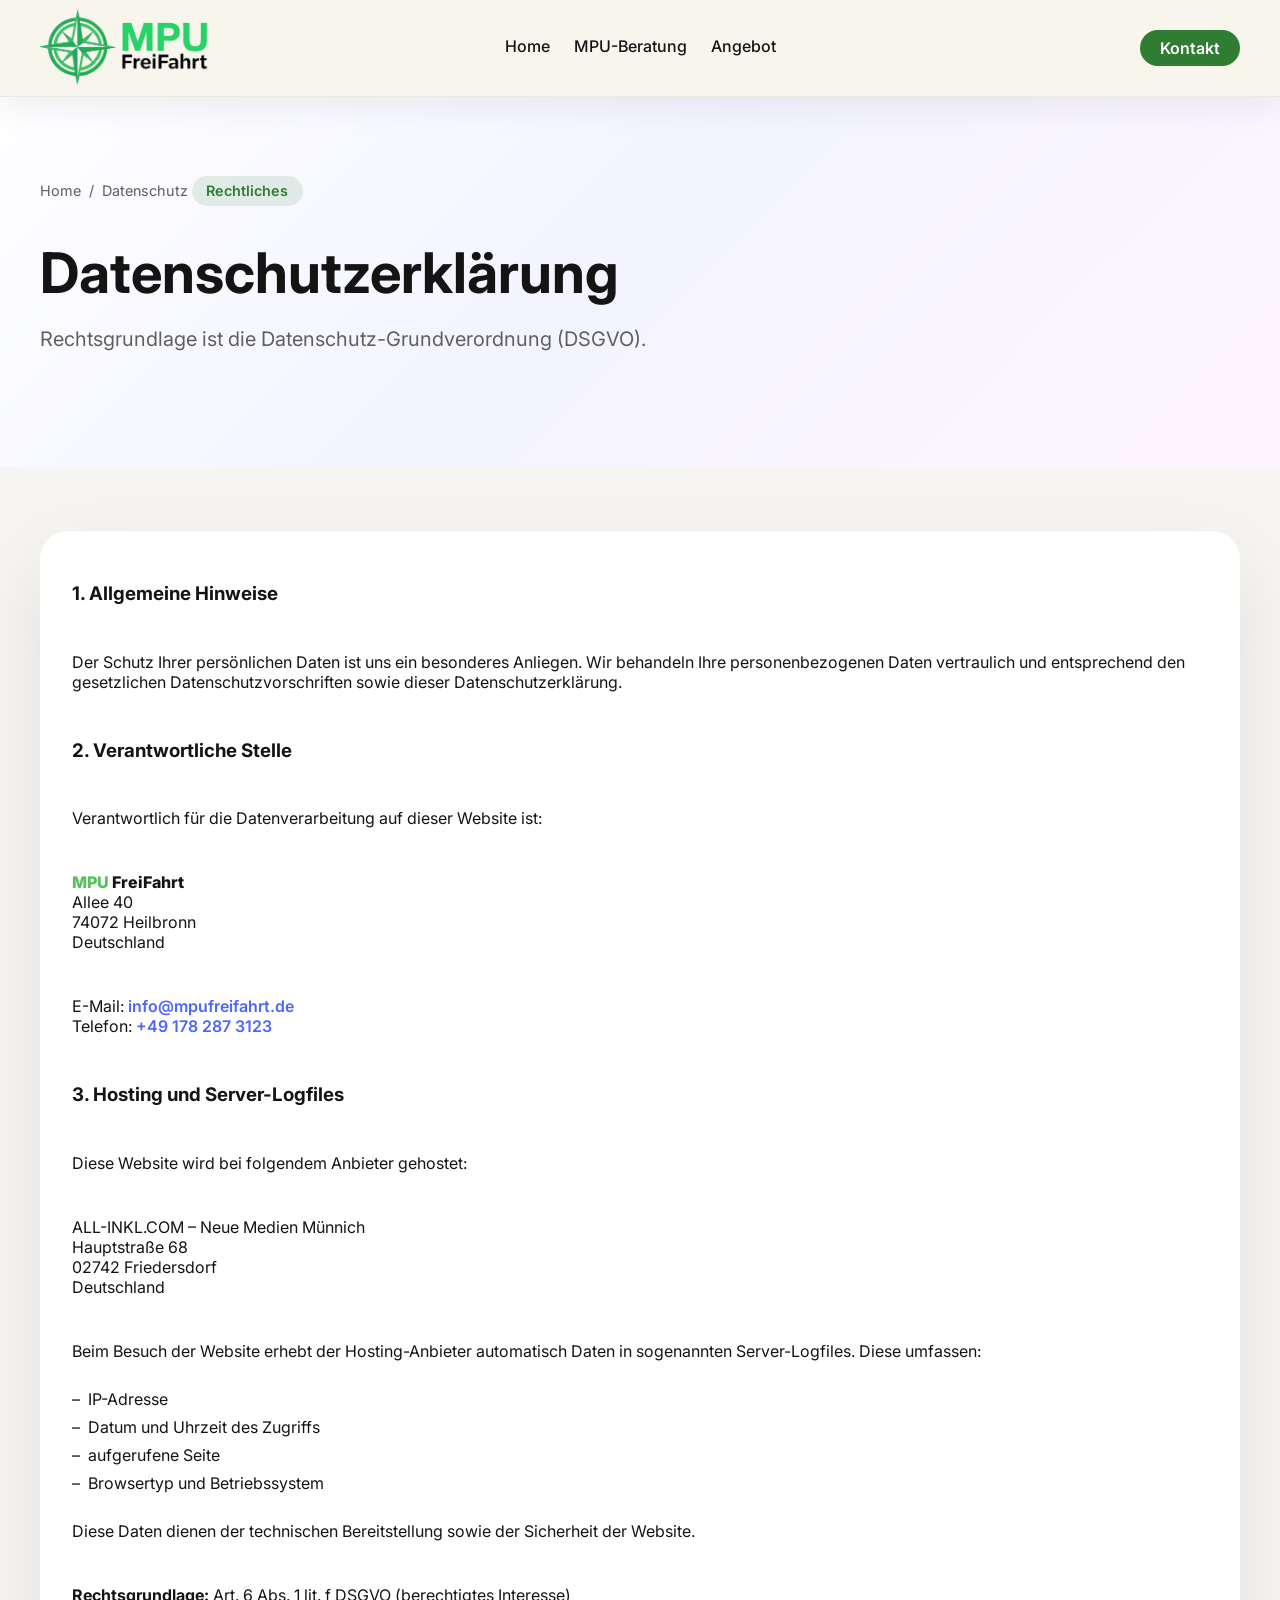
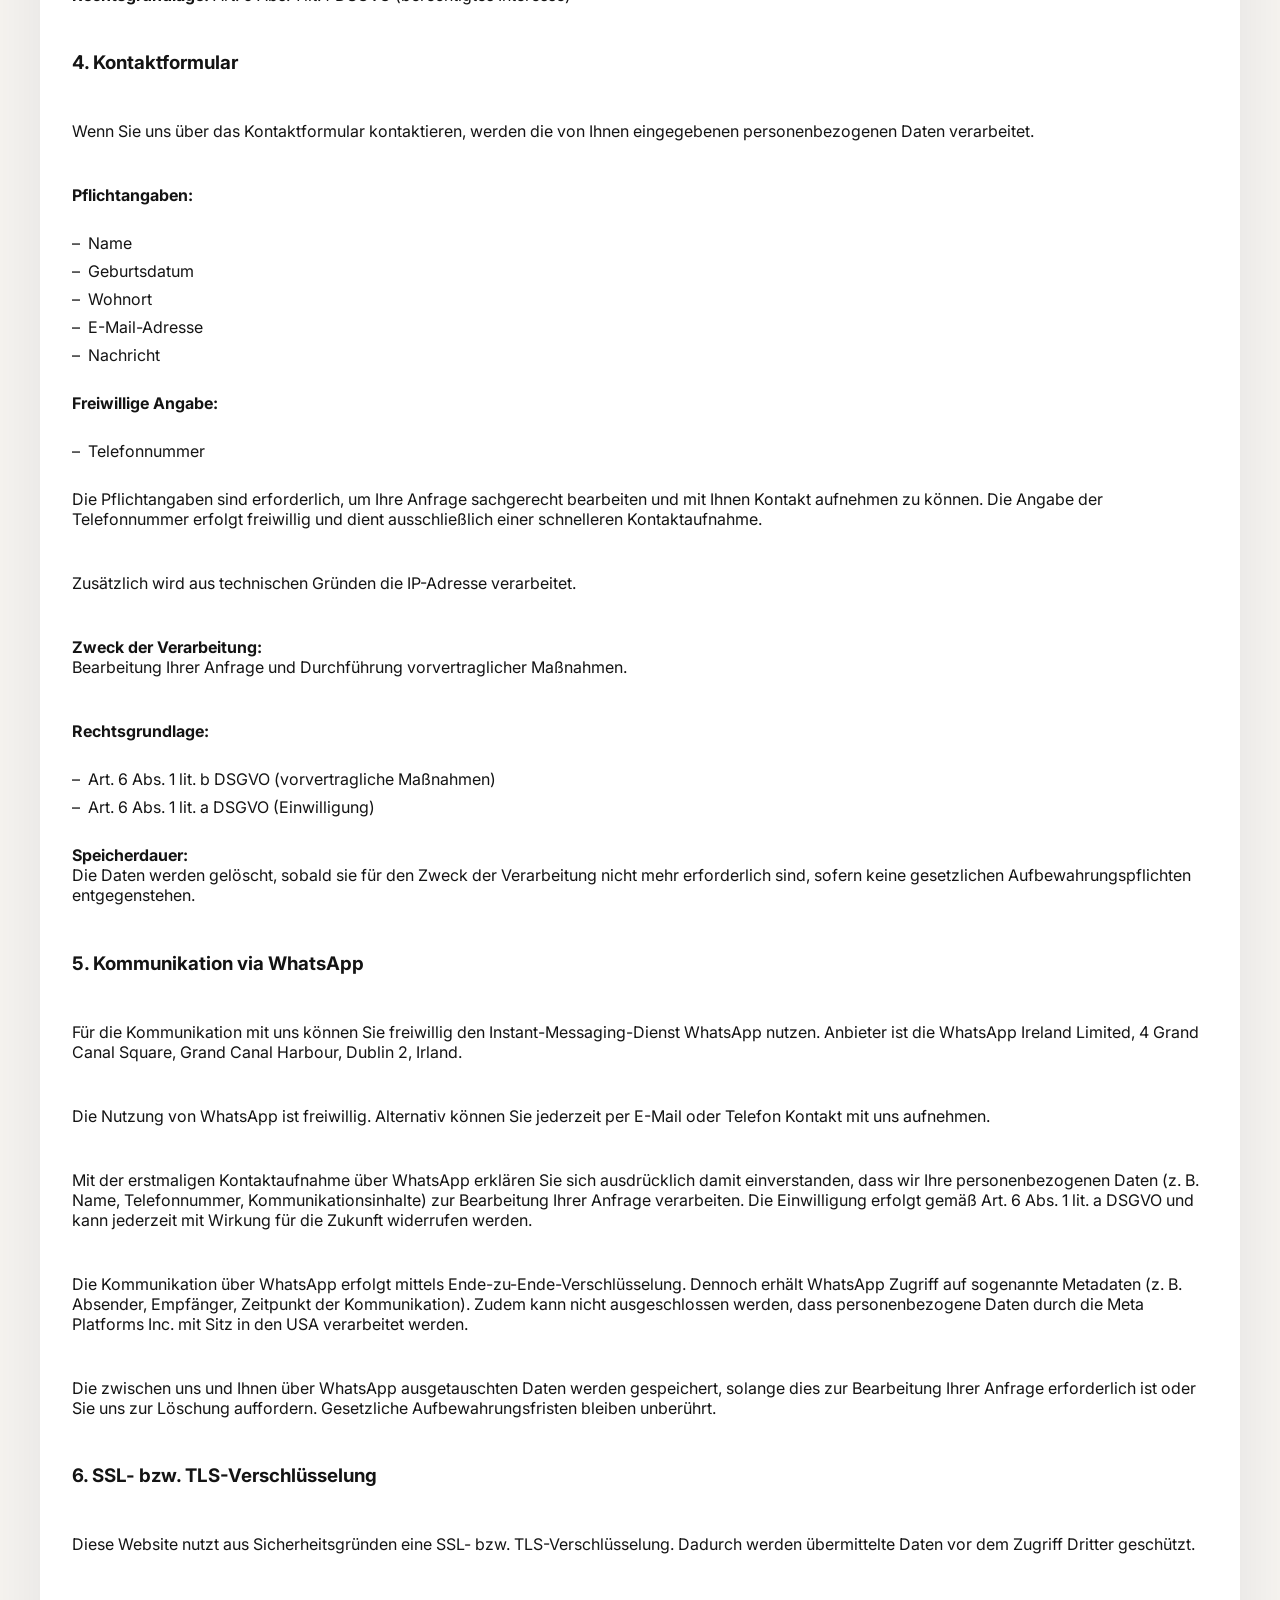
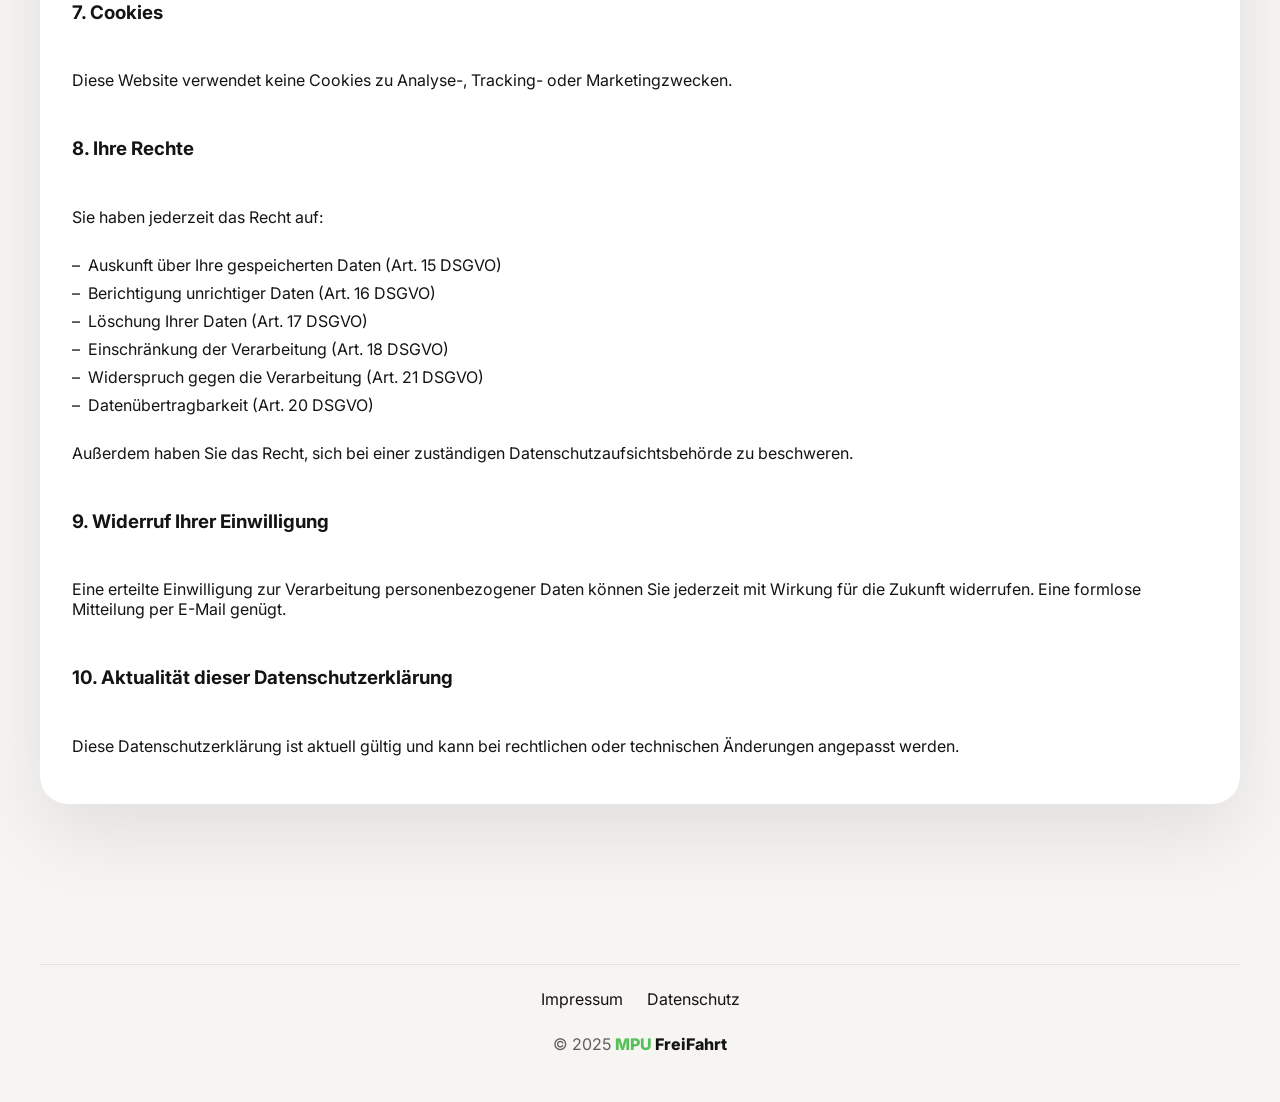
<file: datenschutz.html>
<!DOCTYPE html>
<html lang="de">
<head>
  <meta charset="utf-8" />
  <meta name="viewport" content="width=device-width, initial-scale=1" />
  <title>Datenschutz - MPU FreiFahrt GmbH</title>
  <link rel="preconnect" href="https://fonts.googleapis.com" />
  <link rel="preconnect" href="https://fonts.gstatic.com" crossorigin />
  <link href="https://fonts.googleapis.com/css2?family=Inter:wght@300;400;500;600&family=Host+Grotesk:wght@300;400;500&display=swap" rel="stylesheet" />
  <link rel="stylesheet" href="styles.css" />
</head>
<body class="datenschutz-page">
  <div class="page-wrapper">
    <header class="navbar" data-scroll-lock>
      <div class="container nav-container">
        <a class="logo" href="index.html#hero">
          <img src="assets/logo.png" alt="MPU FreiFahrt Logo" />
        </a>
        <nav class="nav-links" id="main-navigation" aria-label="Hauptnavigation">
          <a href="index.html#hero">Home</a>
          <a href="index.html#mpu-beratung">MPU-Beratung</a>
          <a href="index.html#services">Angebot</a>
          <a class="nav-contact" href="kontakt.html">Kontakt</a>
        </nav>
        <div class="nav-actions">
          <a class="btn btn-primary btn-sm" href="kontakt.html">Kontakt</a>
          <button class="nav-toggle" id="nav-toggle" aria-expanded="false" aria-controls="main-navigation">
            <span></span><span></span><span></span>
            <span class="sr-only">Menü öffnen</span>
          </button>
        </div>
      </div>
    </header>

    <main>
      <section class="service-hero">
        <div class="container">
          <div>
            <nav class="breadcrumb" aria-label="Breadcrumb">
              <a href="index.html#hero">Home</a>
              <span>/</span>
              <span>Datenschutz</span>
            </nav>
            <span class="tag">Rechtliches</span>
            <h1>Datenschutzerklärung</h1>
            <p class="lead">Rechtsgrundlage ist die Datenschutz-Grundverordnung (DSGVO).</p>
          </div>
        </div>
      </section>

      <section class="service-content">
        <div class="container">
          <article class="info-card">
            <h3>1. Allgemeine Hinweise</h3>
            <p>Der Schutz Ihrer persönlichen Daten ist uns ein besonderes Anliegen. Wir behandeln Ihre personenbezogenen Daten vertraulich und entsprechend den gesetzlichen Datenschutzvorschriften sowie dieser Datenschutzerklärung.</p>

            <h3>2. Verantwortliche Stelle</h3>
            <p>Verantwortlich für die Datenverarbeitung auf dieser Website ist:</p>
            <p>
              <span class="brand-mark"><span class="brand-green">MPU</span> <span class="brand-black">FreiFahrt</span></span><br />
              Allee 40<br />
              74072 Heilbronn<br />
              Deutschland
            </p>
            <p>
              E-Mail: <a class="link-blue" href="mailto:info@mpufreifahrt.de">info@mpufreifahrt.de</a><br />
              Telefon: <a class="link-blue" href="tel:+491782873123">+49 178 287 3123</a>
            </p>

            <h3>3. Hosting und Server-Logfiles</h3>
            <p>Diese Website wird bei folgendem Anbieter gehostet:</p>
            <p>
              ALL-INKL.COM – Neue Medien Münnich<br />
              Hauptstraße 68<br />
              02742 Friedersdorf<br />
              Deutschland
            </p>
            <p>Beim Besuch der Website erhebt der Hosting-Anbieter automatisch Daten in sogenannten Server-Logfiles. Diese umfassen:</p>
            <ul class="checklist">
              <li>IP-Adresse</li>
              <li>Datum und Uhrzeit des Zugriffs</li>
              <li>aufgerufene Seite</li>
              <li>Browsertyp und Betriebssystem</li>
            </ul>
            <p>Diese Daten dienen der technischen Bereitstellung sowie der Sicherheit der Website.</p>
            <p><strong>Rechtsgrundlage:</strong> Art. 6 Abs. 1 lit. f DSGVO (berechtigtes Interesse)</p>

            <h3>4. Kontaktformular</h3>
            <p>Wenn Sie uns über das Kontaktformular kontaktieren, werden die von Ihnen eingegebenen personenbezogenen Daten verarbeitet.</p>

            <p><strong>Pflichtangaben:</strong></p>
            <ul class="checklist">
              <li>Name</li>
              <li>Geburtsdatum</li>
              <li>Wohnort</li>
              <li>E-Mail-Adresse</li>
              <li>Nachricht</li>
            </ul>

            <p><strong>Freiwillige Angabe:</strong></p>
            <ul class="checklist">
              <li>Telefonnummer</li>
            </ul>

            <p>Die Pflichtangaben sind erforderlich, um Ihre Anfrage sachgerecht bearbeiten und mit Ihnen Kontakt aufnehmen zu können. Die Angabe der Telefonnummer erfolgt freiwillig und dient ausschließlich einer schnelleren Kontaktaufnahme.</p>
            <p>Zusätzlich wird aus technischen Gründen die IP-Adresse verarbeitet.</p>

            <p><strong>Zweck der Verarbeitung:</strong><br />Bearbeitung Ihrer Anfrage und Durchführung vorvertraglicher Maßnahmen.</p>

            <p><strong>Rechtsgrundlage:</strong></p>
            <ul class="checklist">
              <li>Art. 6 Abs. 1 lit. b DSGVO (vorvertragliche Maßnahmen)</li>
              <li>Art. 6 Abs. 1 lit. a DSGVO (Einwilligung)</li>
            </ul>

            <p><strong>Speicherdauer:</strong><br />Die Daten werden gelöscht, sobald sie für den Zweck der Verarbeitung nicht mehr erforderlich sind, sofern keine gesetzlichen Aufbewahrungspflichten entgegenstehen.</p>

            <h3>5. Kommunikation via WhatsApp</h3>
            <p>Für die Kommunikation mit uns können Sie freiwillig den Instant-Messaging-Dienst WhatsApp nutzen. Anbieter ist die WhatsApp Ireland Limited, 4 Grand Canal Square, Grand Canal Harbour, Dublin 2, Irland.</p>
            <p>Die Nutzung von WhatsApp ist freiwillig. Alternativ können Sie jederzeit per E-Mail oder Telefon Kontakt mit uns aufnehmen.</p>
            <p>Mit der erstmaligen Kontaktaufnahme über WhatsApp erklären Sie sich ausdrücklich damit einverstanden, dass wir Ihre personenbezogenen Daten (z.&nbsp;B. Name, Telefonnummer, Kommunikationsinhalte) zur Bearbeitung Ihrer Anfrage verarbeiten. Die Einwilligung erfolgt gemäß Art. 6 Abs. 1 lit. a DSGVO und kann jederzeit mit Wirkung für die Zukunft widerrufen werden.</p>
            <p>Die Kommunikation über WhatsApp erfolgt mittels Ende-zu-Ende-Verschlüsselung. Dennoch erhält WhatsApp Zugriff auf sogenannte Metadaten (z.&nbsp;B. Absender, Empfänger, Zeitpunkt der Kommunikation). Zudem kann nicht ausgeschlossen werden, dass personenbezogene Daten durch die Meta Platforms Inc. mit Sitz in den USA verarbeitet werden.</p>
            <p>Die zwischen uns und Ihnen über WhatsApp ausgetauschten Daten werden gespeichert, solange dies zur Bearbeitung Ihrer Anfrage erforderlich ist oder Sie uns zur Löschung auffordern. Gesetzliche Aufbewahrungsfristen bleiben unberührt.</p>

            <h3>6. SSL- bzw. TLS-Verschlüsselung</h3>
            <p>Diese Website nutzt aus Sicherheitsgründen eine SSL- bzw. TLS-Verschlüsselung. Dadurch werden übermittelte Daten vor dem Zugriff Dritter geschützt.</p>

            <h3>7. Cookies</h3>
            <p>Diese Website verwendet keine Cookies zu Analyse-, Tracking- oder Marketingzwecken.</p>

            <h3>8. Ihre Rechte</h3>
            <p>Sie haben jederzeit das Recht auf:</p>
            <ul class="checklist">
              <li>Auskunft über Ihre gespeicherten Daten (Art. 15 DSGVO)</li>
              <li>Berichtigung unrichtiger Daten (Art. 16 DSGVO)</li>
              <li>Löschung Ihrer Daten (Art. 17 DSGVO)</li>
              <li>Einschränkung der Verarbeitung (Art. 18 DSGVO)</li>
              <li>Widerspruch gegen die Verarbeitung (Art. 21 DSGVO)</li>
              <li>Datenübertragbarkeit (Art. 20 DSGVO)</li>
            </ul>
            <p>Außerdem haben Sie das Recht, sich bei einer zuständigen Datenschutzaufsichtsbehörde zu beschweren.</p>

            <h3>9. Widerruf Ihrer Einwilligung</h3>
            <p>Eine erteilte Einwilligung zur Verarbeitung personenbezogener Daten können Sie jederzeit mit Wirkung für die Zukunft widerrufen. Eine formlose Mitteilung per E-Mail genügt.</p>

            <h3>10. Aktualität dieser Datenschutzerklärung</h3>
            <p>Diese Datenschutzerklärung ist aktuell gültig und kann bei rechtlichen oder technischen Änderungen angepasst werden.</p>
          </article>
        </div>
      </section>
    </main>

    <footer class="footer" id="footer">
      <div class="container footer-bottom">
        <nav class="footer-legal" aria-label="Rechtliches">
          <a href="impressum.html">Impressum</a>
          <a href="datenschutz.html">Datenschutz</a>
        </nav>
        <p>© 2025 <span class="brand-mark"><span class="brand-green">MPU</span> <span class="brand-black">FreiFahrt</span></span></p>
      </div>
    </footer>
  </div>
  <script src="script.js" defer></script>
</body>
</html>
</file>
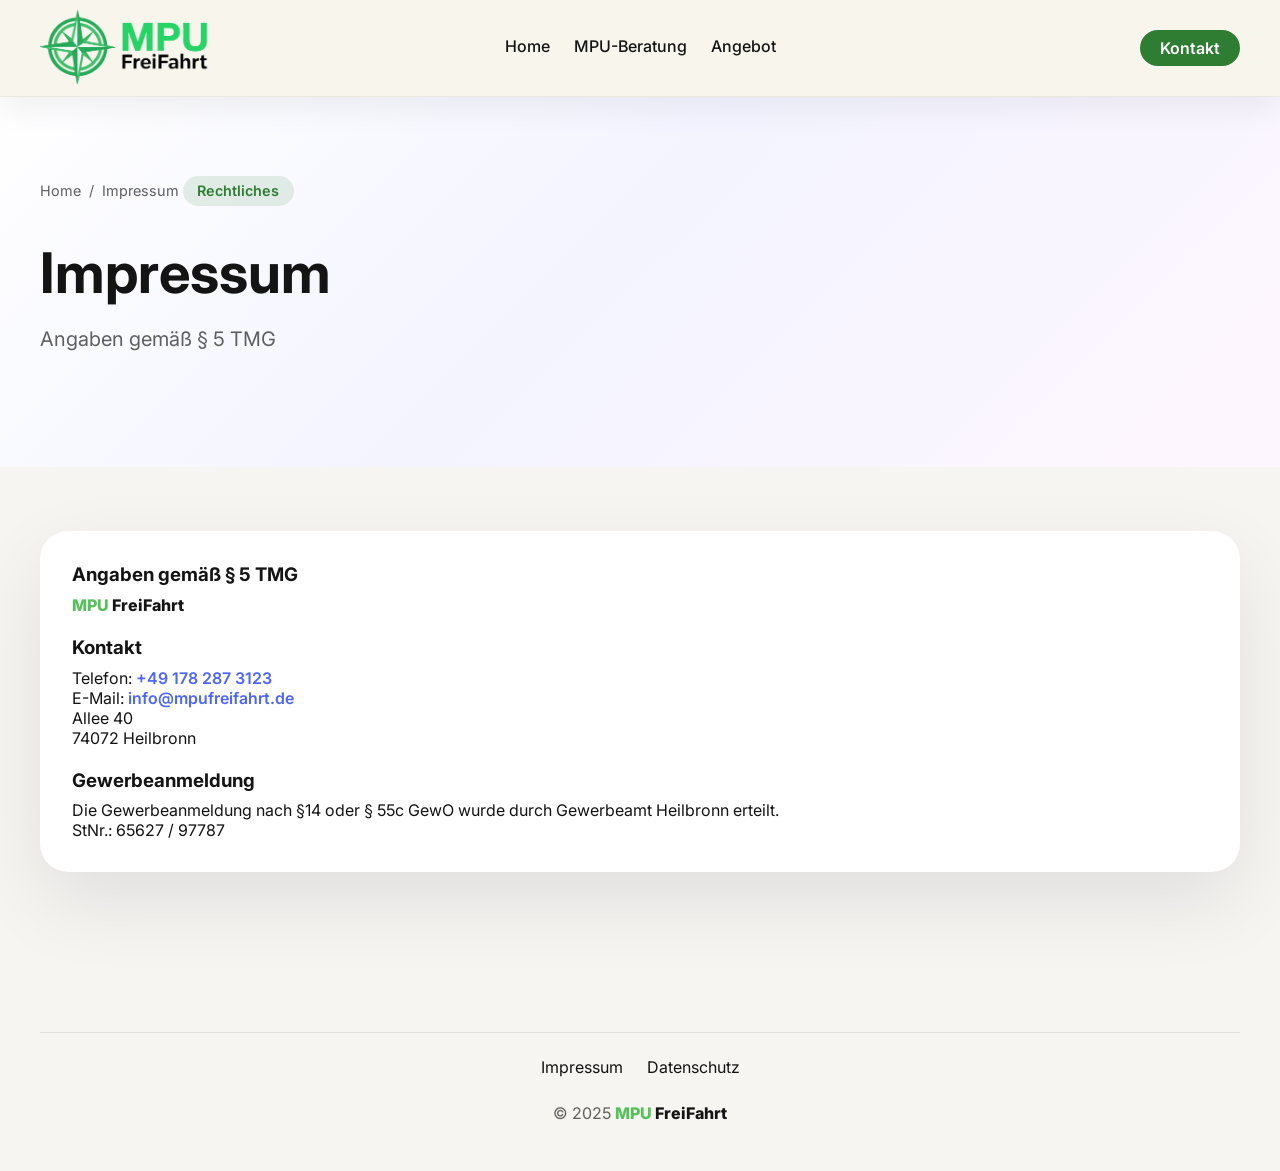
<file: impressum.html>
<!DOCTYPE html>
<html lang="de">
<head>
  <meta charset="utf-8" />
  <meta name="viewport" content="width=device-width, initial-scale=1" />
  <title>Impressum - MPU FreiFahrt GmbH</title>
  <link rel="preconnect" href="https://fonts.googleapis.com" />
  <link rel="preconnect" href="https://fonts.gstatic.com" crossorigin />
  <link href="https://fonts.googleapis.com/css2?family=Inter:wght@300;400;500;600&family=Host+Grotesk:wght@300;400;500&display=swap" rel="stylesheet" />
  <link rel="stylesheet" href="styles.css" />
</head>
<body class="impressum-page">
  <div class="page-wrapper">
    <header class="navbar" data-scroll-lock>
      <div class="container nav-container">
        <a class="logo" href="index.html#hero">
          <img src="assets/logo.png" alt="MPU FreiFahrt Logo" />
        </a>
        <nav class="nav-links" id="main-navigation" aria-label="Hauptnavigation">
          <a href="index.html#hero">Home</a>
          <a href="index.html#mpu-beratung">MPU-Beratung</a>
          <a href="index.html#services">Angebot</a>
          <a class="nav-contact" href="kontakt.html">Kontakt</a>
        </nav>
        <div class="nav-actions">
          <a class="btn btn-primary btn-sm" href="kontakt.html">Kontakt</a>
          <button class="nav-toggle" id="nav-toggle" aria-expanded="false" aria-controls="main-navigation">
            <span></span><span></span><span></span>
            <span class="sr-only">Menü öffnen</span>
          </button>
        </div>
      </div>
    </header>

    <main>
      <section class="service-hero">
        <div class="container">
          <div>
            <nav class="breadcrumb" aria-label="Breadcrumb">
              <a href="index.html#hero">Home</a>
              <span>/</span>
              <span>Impressum</span>
            </nav>
            <span class="tag">Rechtliches</span>
            <h1>Impressum</h1>
            <p class="lead">Angaben gemäß § 5 TMG</p>
          </div>
        </div>
      </section>

      <section class="service-content">
        <div class="container">
          <article class="info-card">
            <h3>Angaben gemäß § 5 TMG</h3>
            <p><span class="brand-mark"><span class="brand-green">MPU</span> <span class="brand-black">FreiFahrt</span></span></p>

            <h3>Kontakt</h3>
            <p>Telefon: <a class="link-blue" href="tel:+491782873123">+49 178 287 3123</a><br />E-Mail: <a class="link-blue" href="mailto:info@mpufreifahrt.de">info@mpufreifahrt.de</a><br />Allee 40<br />74072 Heilbronn</p>

            <h3>Gewerbeanmeldung</h3>
            <p>Die Gewerbeanmeldung nach §14 oder § 55c GewO wurde durch Gewerbeamt Heilbronn erteilt.<br />StNr.: 65627 / 97787</p>
          </article>
        </div>
      </section>
    </main>

    <footer class="footer" id="footer">
      <div class="container footer-bottom">
        <nav class="footer-legal" aria-label="Rechtliches">
          <a href="impressum.html">Impressum</a>
          <a href="datenschutz.html">Datenschutz</a>
        </nav>
        <p>© 2025 <span class="brand-mark"><span class="brand-green">MPU</span> <span class="brand-black">FreiFahrt</span></span></p>
      </div>
    </footer>
  </div>
  <script src="script.js" defer></script>
</body>
</html>
</file>
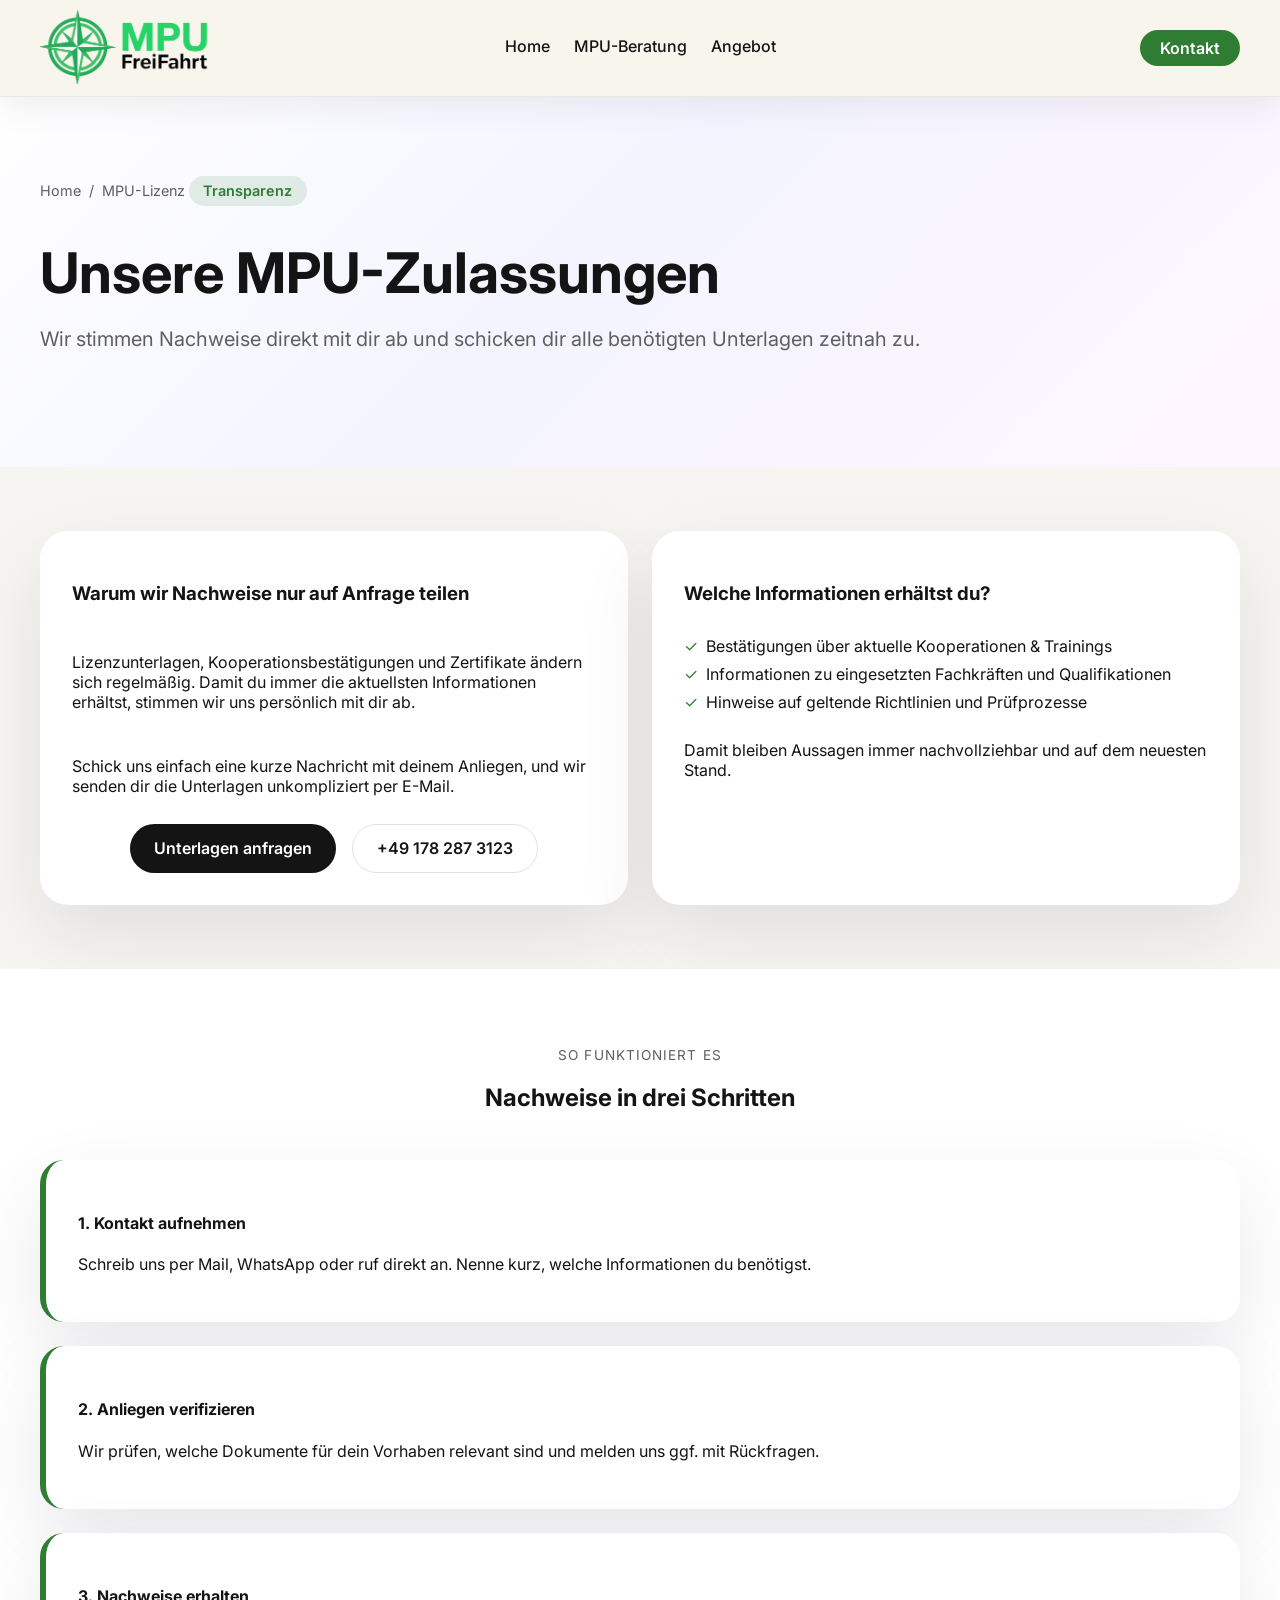
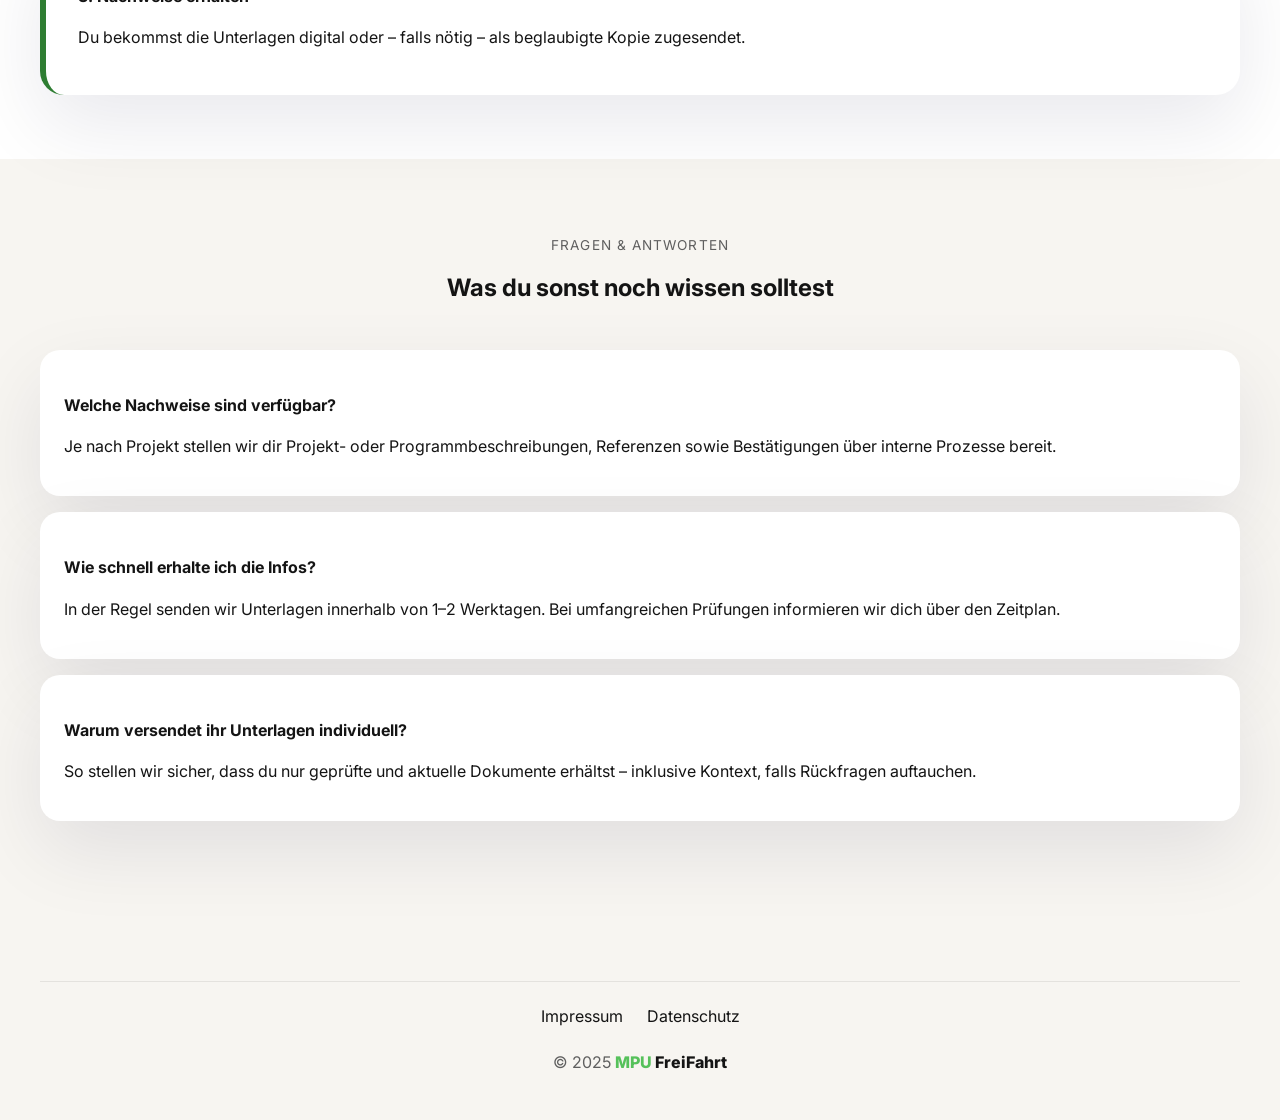
<file: mpu-lizenz.html>
<!DOCTYPE html>
<html lang="de">
<head>
  <meta charset="utf-8" />
  <meta name="viewport" content="width=device-width, initial-scale=1" />
  <title>MPU-Lizenz & Zertifizierungen - MPU FreiFahrt GmbH</title>
  <link rel="preconnect" href="https://fonts.googleapis.com" />
  <link rel="preconnect" href="https://fonts.gstatic.com" crossorigin />
  <link href="https://fonts.googleapis.com/css2?family=Inter:wght@300;400;500;600&family=Host+Grotesk:wght@300;400;500&display=swap" rel="stylesheet" />
  <link rel="stylesheet" href="styles.css" />
</head>
<body>
  <div class="page-wrapper">
    <header class="navbar" data-scroll-lock>
      <div class="container nav-container">
        <a class="logo" href="index.html#hero">
          <img src="assets/logo.png" alt="MPU FreiFahrt Logo" />
        </a>
        <nav class="nav-links" id="main-navigation" aria-label="Hauptnavigation">
          <a href="index.html#hero">Home</a>
          <a href="index.html#mpu-beratung">MPU-Beratung</a>
          <a href="index.html#services">Angebot</a>
          <a class="nav-contact" href="kontakt.html">Kontakt</a>
        </nav>
        <div class="nav-actions">
          <a class="btn btn-primary btn-sm" href="kontakt.html">Kontakt</a>
          <button class="nav-toggle" id="nav-toggle" aria-expanded="false" aria-controls="main-navigation">
            <span></span><span></span><span></span>
            <span class="sr-only">Menü öffnen</span>
          </button>
        </div>
      </div>
    </header>

    <main>
      <section class="service-hero">
        <div class="container">
          <div>
            <nav class="breadcrumb" aria-label="Breadcrumb">
              <a href="index.html#hero">Home</a>
              <span>/</span>
              <span>MPU-Lizenz</span>
            </nav>
            <span class="tag">Transparenz</span>
            <h1>Unsere MPU-Zulassungen</h1>
            <p class="lead">Wir stimmen Nachweise direkt mit dir ab und schicken dir alle benötigten Unterlagen zeitnah zu.</p>
          </div>
        </div>
      </section>

      <section class="service-content">
        <div class="container info-grid">
          <article class="info-card">
            <h3>Warum wir Nachweise nur auf Anfrage teilen</h3>
            <p>Lizenzunterlagen, Kooperationsbestätigungen und Zertifikate ändern sich regelmäßig. Damit du immer die aktuellsten Informationen erhältst, stimmen wir uns persönlich mit dir ab.</p>
            <p>Schick uns einfach eine kurze Nachricht mit deinem Anliegen, und wir senden dir die Unterlagen unkompliziert per E-Mail.</p>
            <div class="button-group">
              <a class="btn btn-secondary" href="mailto:info@mpu-freifahrt.de">Unterlagen anfragen</a>
              <a class="btn btn-outline" href="tel:+491782873123">+49 178 287 3123</a>
            </div>
          </article>
          <article class="info-card">
            <h3>Welche Informationen erhältst du?</h3>
            <ul class="checklist">
              <li>Bestätigungen über aktuelle Kooperationen &amp; Trainings</li>
              <li>Informationen zu eingesetzten Fachkräften und Qualifikationen</li>
              <li>Hinweise auf geltende Richtlinien und Prüfprozesse</li>
            </ul>
            <p>Damit bleiben Aussagen immer nachvollziehbar und auf dem neuesten Stand.</p>
          </article>
        </div>
      </section>

      <section class="service-steps">
        <div class="container">
          <div class="section-header">
            <p class="eyebrow">So funktioniert es</p>
            <h2>Nachweise in drei Schritten</h2>
          </div>
          <div class="steps-list">
            <article class="step-item">
              <h4>1. Kontakt aufnehmen</h4>
              <p>Schreib uns per Mail, WhatsApp oder ruf direkt an. Nenne kurz, welche Informationen du benötigst.</p>
            </article>
            <article class="step-item">
              <h4>2. Anliegen verifizieren</h4>
              <p>Wir prüfen, welche Dokumente für dein Vorhaben relevant sind und melden uns ggf. mit Rückfragen.</p>
            </article>
            <article class="step-item">
              <h4>3. Nachweise erhalten</h4>
              <p>Du bekommst die Unterlagen digital oder – falls nötig – als beglaubigte Kopie zugesendet.</p>
            </article>
          </div>
        </div>
      </section>

      <section class="service-faq">
        <div class="container">
          <div class="section-header">
            <p class="eyebrow">Fragen &amp; Antworten</p>
            <h2>Was du sonst noch wissen solltest</h2>
          </div>
          <div class="faq-list">
            <article class="faq-card">
              <h4>Welche Nachweise sind verfügbar?</h4>
              <p>Je nach Projekt stellen wir dir Projekt- oder Programmbeschreibungen, Referenzen sowie Bestätigungen über interne Prozesse bereit.</p>
            </article>
            <article class="faq-card">
              <h4>Wie schnell erhalte ich die Infos?</h4>
              <p>In der Regel senden wir Unterlagen innerhalb von 1–2 Werktagen. Bei umfangreichen Prüfungen informieren wir dich über den Zeitplan.</p>
            </article>
            <article class="faq-card">
              <h4>Warum versendet ihr Unterlagen individuell?</h4>
              <p>So stellen wir sicher, dass du nur geprüfte und aktuelle Dokumente erhältst – inklusive Kontext, falls Rückfragen auftauchen.</p>
            </article>
          </div>
        </div>
      </section>
    </main>

    <footer class="footer" id="footer">
      <div class="container footer-bottom">
        <nav class="footer-legal" aria-label="Rechtliches">
          <a href="impressum.html">Impressum</a>
          <a href="datenschutz.html">Datenschutz</a>
        </nav>
        <p>© 2025 <span class="brand-mark"><span class="brand-green">MPU</span> <span class="brand-black">FreiFahrt</span></span></p>
      </div>
    </footer>
  </div>
  <script src="script.js" defer></script>
</body>
</html>
</file>
<file: styles.css>
:root {
  --bg: #f7f5f1;
  --bg-alt: #ffffff;
  --text: #141414;
  --text-muted: #5f5f5f;
  --primary: #2e7d32;
  --primary-dark: #1b5e20;
  --primary-light: #56c15b;
  --blue: #4d65ff;
  --blue-dark: #394de0;
  --yellow: #fcffa8;
  --lilac: #f7f1ff;
  --pink: #ffe3f0;
  --green: #daf7d8;
  --border: #e5e5e5;
  --shadow: 0 30px 80px rgba(15, 15, 58, 0.09);
  --nav-height: 72px;
  font-family: "Inter", "Host Grotesk", system-ui, -apple-system, BlinkMacSystemFont, sans-serif;
}

* {
  box-sizing: border-box;
}

body {
  margin: 0;
  background: var(--bg);
  color: var(--text);
  font-family: inherit;
  -webkit-font-smoothing: antialiased;
  min-height: 100vh;
}

body.scroll-lock {
  overflow: hidden;
}

img {
  max-width: 100%;
  display: block;
  height: auto;
}

a {
  color: inherit;
  text-decoration: none;
}

.brand-mark {
  font-weight: 800;
  white-space: nowrap;
}

.brand-mark .brand-green {
  /* Use the lighter brand green for "MPU" across the site */
  color: var(--primary-light);
}

.hero .brand-mark .brand-green {
  /* Hero headline: keep MPU white */
  color: #fff;
}

.brand-mark .brand-black {
  color: var(--text);
}

.contact-link {
  text-decoration: underline;
  text-decoration-thickness: 2px;
  text-underline-offset: 0.15em;
}

.contact-link:hover {
  color: var(--primary);
}

.link-blue {
  color: var(--blue);
  text-decoration: none;
  font-weight: 600;
}

.link-blue:hover {
  color: var(--blue-dark);
}

.impressum-page .info-card {
  gap: 0.4rem;
}

.impressum-page .info-card h3 {
  margin: 0.9rem 0 0.15rem;
}

.impressum-page .info-card h3:first-child {
  margin-top: 0;
}

.impressum-page .info-card p {
  margin: 0;
}

.container {
  width: min(1200px, calc(100% - 2rem));
  margin: 0 auto;
}

.page-wrapper {
  overflow: hidden;
  padding-top: calc(var(--nav-height) + 8px);
}

/* Navbar */
.navbar {
  position: fixed;
  top: 0;
  left: 0;
  right: 0;
  z-index: 100;
  background: rgba(248, 245, 237, 0.95);
  backdrop-filter: saturate(180%) blur(10px);
  border-bottom: 1px solid rgba(0, 0, 0, 0.05);
  transition: transform 0.25s ease, box-shadow 0.25s ease;
  box-shadow: 0 12px 30px rgba(0, 0, 0, 0.06);
}

.navbar.nav-hidden {
  transform: translateY(-110%);
}

.nav-container {
  display: grid;
  grid-template-columns: auto 1fr auto;
  align-items: center;
  padding: 0.55rem 0;
  position: relative;
}

.nav-container > a.logo {
  grid-column: 1;
  justify-self: start;
}

.logo img {
  height: 78px;
}

.nav-links {
  position: absolute;
  left: 50%;
  transform: translateX(-50%);
  display: flex;
  gap: 1.5rem;
  font-weight: 500;
  justify-content: center;
  width: max-content;
}

.nav-links .nav-contact {
  display: none;
}

.nav-links a {
  position: relative;
  padding-bottom: 0.2rem;
}

.nav-links a::after {
  content: "";
  position: absolute;
  left: 0;
  bottom: 0;
  width: 100%;
  height: 2px;
  background: var(--primary);
  transform: scaleX(0);
  transform-origin: center;
  transition: transform 0.2s ease;
}

.nav-links a:hover::after {
  transform: scaleX(1);
}

.nav-actions {
  display: flex;
  align-items: center;
  gap: 1rem;
  grid-column: 3;
  justify-self: end;
}

.nav-toggle {
  background: none;
  border: 1px solid var(--border);
  border-radius: 999px;
  padding: 0.5rem;
  display: none;
  flex-direction: column;
  gap: 4px;
}

.nav-toggle span {
  width: 24px;
  height: 2px;
  background: var(--text);
  display: block;
}

.btn {
  display: inline-flex;
  align-items: center;
  justify-content: center;
  gap: 0.5rem;
  padding: 0.85rem 1.5rem;
  border-radius: 999px;
  border: none;
  cursor: pointer;
  font-weight: 600;
  transition: transform 0.2s ease, box-shadow 0.2s ease;
}

.btn:hover {
  transform: translateY(-2px);
}

.btn-primary {
  background: var(--primary);
  color: #fff;
}

.btn-primary:hover {
  background: var(--primary-dark);
}

.btn-email {
  /* slightly bluish green: lighter than phone, darker than WhatsApp */
  background: #2aa35e;
  color: #fff;
  border: none;
}

.btn-email:hover {
  background: #238e52;
}

.btn-sm {
  padding: 0.5rem 1.25rem;
}

.btn-outline {
  border: 1px solid rgba(0, 0, 0, 0.12);
  background: transparent;
}

.btn-whatsapp {
  background: #25d366;
  color: #fff;
  border: none;
  padding-left: 1.9rem;
  padding-right: 1.75rem;
  white-space: nowrap;
}

.btn-whatsapp:hover {
  background: #1fbf5a;
}

.btn .icon {
  width: 18px;
  height: 18px;
  fill: currentColor;
  flex: 0 0 auto;
}

.btn .icon-stroke {
  fill: none;
  stroke: currentColor;
  stroke-width: 2;
  stroke-linecap: round;
  stroke-linejoin: round;
}

.btn-secondary {
  background: #141414;
  color: #fff;
}

.btn-tertiary {
  background: #fff;
  color: var(--text);
  border: 1px solid rgba(0, 0, 0, 0.1);
}

.eyebrow {
  letter-spacing: 0.08em;
  text-transform: uppercase;
  font-size: 0.85rem;
  color: var(--text-muted);
  margin-bottom: 0.75rem;
}

.lead {
  font-size: 1.25rem;
  color: var(--text-muted);
}

.text-lg {
  font-size: 1.1rem;
  color: var(--text-muted);
}

/* Hero */
.hero {
  position: relative;
  padding: clamp(4.5rem, 10vw, 7.5rem) 0;
  min-height: 68vh;
  overflow: hidden;
  background-image:
    linear-gradient(120deg, rgba(10, 10, 14, 0.78) 0%, rgba(10, 10, 14, 0.35) 70%),
    url("https://images.unsplash.com/photo-1529333166437-7750a6dd5a70?auto=format&fit=crop&w=1600&q=80&ixlib=rb-4.0.3");
  background-size: cover;
  background-position: 50% 45%;
  background-repeat: no-repeat;
  color: #fff;
}

.hero .container {
  width: 100%;
  max-width: none;
  margin: 0;
  padding-left: clamp(1rem, 5vw, 4rem);
  padding-right: clamp(1rem, 5vw, 4rem);
  position: relative;
  z-index: 1;
}

.hero-layout {
  display: flex;
  justify-content: center;
}

.hero-content {
  max-width: min(720px, 100%);
  padding: 0;
  text-align: center;
}

.hero-content h1 {
  font-size: clamp(2.2rem, 4vw, 3.3rem);
  margin: 0 0 0.85rem;
}

.hero-content .lead {
  margin-bottom: 1.5rem;
  color: rgba(255, 255, 255, 0.82);
}

.hero-locations {
  display: flex;
  gap: 1.25rem;
  justify-content: center;
  flex-wrap: wrap;
  margin: 0 0 0.75rem;
}

.hero .hero-locations {
  color: rgba(255, 255, 255, 0.96);
}

.hero-locations span {
  padding: 0.35rem 0.7rem;
  border-radius: 999px;
  background: rgba(0, 0, 0, 0.22);
  border: 1px solid rgba(255, 255, 255, 0.18);
}

.hero-content .text-lg {
  margin-top: 0.4rem;
  margin-bottom: 0.4rem;
}

.hero-cta {
  display: flex;
  flex-direction: column;
  gap: 1.5rem;
}

.hero .eyebrow {
  color: rgba(255, 255, 255, 0.65);
}

.hero .hero-subcopy {
  color: rgba(255, 255, 255, 0.96);
}

.hero .btn-outline {
  border-color: rgba(255, 255, 255, 0.4);
  color: #fff;
}

/* Desktop: more breathing room in hero + keep headline in one line */
@media (min-width: 901px) {
  .hero-content {
    max-width: 980px;
  }

  .hero-content h1 {
    white-space: nowrap;
  }

  .hero-locations {
    margin-bottom: 1.1rem;
    gap: 1.5rem;
  }

  .hero .hero-subcopy {
    margin-top: 0.7rem;
    margin-bottom: 0.7rem;
  }

  /* More space BEFORE the first subcopy line ("ONLINE ...") */
  .hero .hero-locations + .hero-subcopy {
    margin-top: 1.6rem;
  }

  .hero-cta {
    gap: 1.85rem;
  }

  .button-group {
    gap: 1.25rem;
  }
}

.hero .btn-outline:hover {
  background: rgba(255, 255, 255, 0.1);
}

.button-group {
  display: flex;
  flex-wrap: wrap;
  gap: 1rem;
  justify-content: center;
}

/* Home page: center step bubble content on all viewports (desktop + mobile) */
.home-page .steps .panel-content {
  text-align: center;
}

.hero-stats {
  margin-top: 2rem;
  display: flex;
  align-items: center;
  gap: 1rem;
  color: rgba(255, 255, 255, 0.88);
  flex-wrap: wrap;
}

.avatars {
  display: inline-flex;
  align-items: center;
  padding: 0.35rem 0.8rem;
  background: rgba(0, 0, 0, 0.35);
  border-radius: 999px;
  box-shadow: var(--shadow);
  gap: 0.25rem;
  flex-wrap: wrap;
}

.avatars img {
  width: 36px;
  height: 36px;
  border-radius: 50%;
  border: 2px solid #fff;
  object-fit: cover;
  margin-left: -12px;
}

.avatars img:first-child {
  margin-left: 0;
}

.avatars span {
  font-weight: 600;
  margin-left: 0.25rem;
  color: #fff;
}

/* Steps */
.steps {
  background: var(--bg-alt);
  padding: 3rem 0;
}

/* Desktop: give steps more room so nothing can overlap */
@media (min-width: 901px) {
  .steps {
    padding-bottom: 7rem;
  }
}

.steps .container {
  width: 100%;
  max-width: none;
  margin: 0;
  padding-left: clamp(1rem, 5vw, 4rem);
  padding-right: clamp(1rem, 5vw, 4rem);
}

.steps-grid {
  display: grid;
  grid-template-columns: repeat(auto-fit, minmax(240px, 1fr));
  gap: clamp(1.25rem, 3vw, 2.25rem);
  margin-top: 1.75rem;
}

.step-wrap {
  --card-shift: 0px;
  --hover-shift: 0px;
  --hover-scale: 1;
  display: flex;
  flex-direction: column;
  gap: 1rem;
}

.step-wrap:hover {
  --hover-shift: -6px;
  --hover-scale: 1.01;
}

.step-card {
  display: flex;
  flex-direction: column;
  gap: 1rem;
  padding: clamp(1.25rem, 2.5vw, 1.75rem);
  border-radius: 24px;
  box-shadow: var(--shadow);
  min-height: 100%;
  position: relative;
  overflow: hidden;
  transition: transform 0.35s ease, box-shadow 0.35s ease;
  transform: translateY(calc(var(--card-shift) + var(--hover-shift))) scale(var(--hover-scale));
}

.step-card::before {
  content: "";
  position: absolute;
  inset: 10%;
  border-radius: 24px;
  background: radial-gradient(circle at top, rgba(255, 255, 255, 0.4), transparent 60%);
  opacity: 0;
  transform: translateY(20%);
  transition: opacity 0.4s ease, transform 0.4s ease;
  pointer-events: none;
}

.step-wrap:hover .step-card {
  box-shadow: 0 30px 70px rgba(15, 15, 58, 0.18);
}

.step-wrap:hover .step-card::before {
  opacity: 1;
  transform: translateY(0);
}

.step-card h2 {
  margin: 0 0 0.5rem;
  font-size: 1.4rem;
}

.step-badge {
  width: 100%;
  text-align: center;
  padding: 0.95rem 0.9rem;
  border-radius: 16px;
  background: var(--bg);
  border: 1px solid rgba(0, 0, 0, 0.06);
  box-shadow: 0 18px 40px rgba(15, 15, 58, 0.12);
  letter-spacing: 0.16em;
  text-transform: uppercase;
  font-size: 0.9rem;
  font-weight: 700;
  transition: transform 0.35s ease, box-shadow 0.35s ease;
  transform: translateY(calc(var(--card-shift) + var(--hover-shift))) scale(var(--hover-scale));
}

.panel-media {
  position: relative;
  z-index: 1;
}

.panel-media img {
  border-radius: 24px;
  box-shadow: var(--shadow);
  animation: floatCard 12s ease-in-out infinite;
}

.panel-content {
  position: relative;
  z-index: 1;
}

.step-card .panel-content h2 {
  text-align: center;
}

.step-card:nth-child(2) .panel-media img {
  animation-delay: -3s;
}

.step-card:nth-child(3) .panel-media img {
  animation-delay: -6s;
}

.step-card:nth-child(4) .panel-media img {
  animation-delay: -9s;
}

@keyframes floatCard {
  0% {
    transform: translateY(0px);
  }
  50% {
    transform: translateY(-8px);
  }
  100% {
    transform: translateY(0px);
  }
}

.bg-soft-yellow { background: var(--yellow); }
.bg-lilac { background: var(--lilac); }
.bg-pink { background: var(--pink); }
.bg-green { background: var(--green); }

/* Consulting */
.consulting {
  padding: 5rem 0;
  background: #fff;
}

.about-grid {
  margin-top: 1.75rem;
}

.about-copy {
  max-width: 980px;
}

.about-bubble {
  --hover-shift: 0px;
  --hover-scale: 1;
  background: #fff;
  border-radius: 28px;
  padding: clamp(1.25rem, 2.5vw, 2rem);
  box-shadow: var(--shadow);
  position: relative;
  overflow: hidden;
  transition: transform 0.35s ease, box-shadow 0.35s ease;
  transform: translateY(var(--hover-shift)) scale(var(--hover-scale));
}

.about-bubble::before {
  content: "";
  position: absolute;
  inset: 12%;
  border-radius: 24px;
  background: radial-gradient(circle at top, rgba(46, 125, 50, 0.12), transparent 60%);
  opacity: 0;
  transform: translateY(20%);
  transition: opacity 0.4s ease, transform 0.4s ease;
  pointer-events: none;
}

.about-bubble:hover {
  --hover-shift: -6px;
  --hover-scale: 1.01;
  box-shadow: 0 30px 70px rgba(15, 15, 58, 0.18);
}

.about-bubble:hover::before {
  opacity: 1;
  transform: translateY(0);
}

.about-bubble > * {
  position: relative;
  z-index: 1;
}

.about-kicker {
  margin: 0 0 0.5rem;
  letter-spacing: 0.08em;
  text-transform: uppercase;
  font-size: 0.85rem;
  color: rgba(20, 20, 20, 0.7);
  text-align: center;
}

.about-bubble h3 {
  margin: 0 0 1rem;
  font-size: 1.6rem;
}

.about-grid p {
  margin: 0 0 0.9rem;
  color: var(--text-muted);
  line-height: 1.75;
}

.about-grid p:last-child {
  margin-bottom: 0;
}

.about-grid strong {
  color: var(--text);
}

.about-stats {
  padding: 2.5rem 0 4rem;
  background: var(--bg);
}

.contact-form-wrap {
  max-width: 980px;
  margin: 0 auto;
}

.contact-form {
  background: #fff;
  border-radius: 28px;
  padding: clamp(1.25rem, 2.5vw, 2rem);
  box-shadow: var(--shadow);
}

.form-grid {
  display: grid;
  grid-template-columns: repeat(2, minmax(0, 1fr));
  gap: 1rem;
}

.form-grid label {
  display: flex;
  flex-direction: column;
  gap: 0.4rem;
  font-weight: 600;
}

.form-grid label span {
  font-weight: 600;
  font-size: 0.9rem;
  color: var(--text);
}

.form-grid input,
.form-grid select,
.form-grid textarea {
  padding: 0.85rem 1rem;
  border-radius: 16px;
  border: 1px solid rgba(0, 0, 0, 0.12);
  font: inherit;
  background: #fff;
}

.form-grid select:invalid {
  color: rgba(0, 0, 0, 0.4);
}

.form-grid select option {
  color: var(--text);
}

.form-grid input::placeholder {
  color: rgba(0, 0, 0, 0.4);
}

.form-grid textarea {
  resize: vertical;
}

.form-grid .span-2 {
  grid-column: span 2;
}

.form-actions {
  display: flex;
  flex-wrap: wrap;
  gap: 1rem;
  align-items: center;
  margin-top: 1.25rem;
}

.form-hint {
  margin: 0;
  color: var(--text-muted);
  font-size: 0.95rem;
}

@media (max-width: 700px) {
  .form-grid {
    grid-template-columns: 1fr;
  }
  .form-grid .span-2 {
    grid-column: auto;
  }
}

.section-header {
  text-align: center;
  margin-bottom: 3rem;
}

.stats-grid {
  display: grid;
  grid-template-columns: repeat(auto-fit, minmax(200px, 1fr));
  gap: 1.5rem;
  margin-top: 2rem;
}

.stat-card {
  padding: 2rem;
  border-radius: 24px;
  background: #fff;
  text-align: center;
  box-shadow: var(--shadow);
  min-height: 100%;
  display: flex;
  flex-direction: column;
  justify-content: center;
}

.stat-value {
  font-size: 2.5rem;
  margin: 0;
}

/* Expertise */
.expertise {
  padding: 5rem 0;
  background: var(--bg-alt);
}

.expertise-grid {
  display: grid;
  grid-template-columns: repeat(auto-fit, minmax(280px, 1fr));
  gap: 3rem;
  align-items: center;
}

.expertise-image img {
  border-radius: 40px;
  box-shadow: var(--shadow);
}

/* Testimonials */
.testimonials {
  padding: 5rem 0;
}

.slider {
  position: relative;
  display: flex;
  align-items: center;
  gap: 1rem;
}

.slider-track {
  display: flex;
  overflow: hidden;
  scroll-behavior: smooth;
}

.testimonial-card {
  min-width: min(320px, 80vw);
  background: #fff;
  padding: 2rem;
  border-radius: 32px;
  box-shadow: var(--shadow);
  margin-right: 1.25rem;
}

.testimonial-author {
  display: flex;
  align-items: center;
  gap: 1rem;
  margin-top: 1.5rem;
}

.testimonial-author img {
  width: 56px;
  height: 56px;
  border-radius: 50%;
}

.slider-nav {
  border: none;
  background: #fff;
  border-radius: 50%;
  width: 44px;
  height: 44px;
  box-shadow: var(--shadow);
  cursor: pointer;
}

/* Services */
.services {
  padding: 5rem 0;
}

.service-grid {
  display: grid;
  grid-template-columns: repeat(auto-fit, minmax(260px, 1fr));
  gap: 1.5rem;
}

.services-cta {
  margin-top: 2rem;
  display: flex;
  justify-content: center;
}

.service-card {
  padding: 2rem;
  background: #fff;
  border-radius: 24px;
  box-shadow: none;
  border: 1px solid rgba(0, 0, 0, 0.08);
  display: flex;
  flex-direction: column;
  gap: 1rem;
  position: relative;
  overflow: hidden;
  transition: transform 0.35s ease, box-shadow 0.35s ease;
}

.service-card::before {
  content: none;
}

.service-card:hover {
  transform: translateY(-6px);
  box-shadow: 0 30px 70px rgba(15, 15, 58, 0.18);
}

.service-card:hover::before {
  opacity: 0;
}

.service-card > * {
  position: relative;
  z-index: 1;
}

.service-card p {
  font-style: italic;
}

.service-card h4 {
  text-align: center;
}

/* Contact */
.contact {
  padding: 5rem 0;
  background: var(--bg-alt);
}

.contact-grid {
  display: grid;
  grid-template-columns: repeat(auto-fit, minmax(280px, 1fr));
  gap: 2rem;
  align-items: center;
}

.contact-image img {
  border-radius: 32px;
  box-shadow: var(--shadow);
}

/* Service pages */
.service-hero {
  padding: clamp(4rem, 8vw, 6rem) 0;
  background: linear-gradient(135deg, #fff 0%, #f3f4ff 45%, #fef6ff 100%);
}

.service-hero .container {
  display: grid;
  grid-template-columns: repeat(auto-fit, minmax(280px, 1fr));
  gap: 3rem;
  align-items: center;
}

.breadcrumb {
  display: inline-flex;
  gap: 0.5rem;
  font-size: 0.9rem;
  color: var(--text-muted);
  margin-bottom: 1.5rem;
}

.tag {
  display: inline-flex;
  align-items: center;
  gap: 0.35rem;
  padding: 0.4rem 0.9rem;
  border-radius: 999px;
  background: rgba(46, 125, 50, 0.12);
  color: var(--primary);
  font-weight: 600;
  font-size: 0.9rem;
}

.service-hero h1 {
  font-size: clamp(2.5rem, 5vw, 3.5rem);
  margin: 1rem 0;
  overflow-wrap: anywhere;
  word-break: break-word;
  hyphens: auto;
  -webkit-hyphens: auto;
}

.service-hero ul {
  padding-left: 1.1rem;
  color: var(--text-muted);
}

.service-hero li {
  margin-bottom: 0.4rem;
}

.service-hero img {
  border-radius: 40px;
  box-shadow: var(--shadow);
}

.service-content {
  padding: 4rem 0;
}

.info-grid {
  display: grid;
  grid-template-columns: repeat(auto-fit, minmax(240px, 1fr));
  gap: 1.5rem;
}

.info-card {
  padding: 2rem;
  border-radius: 28px;
  background: #fff;
  box-shadow: var(--shadow);
  display: flex;
  flex-direction: column;
  gap: 0.75rem;
}

.checklist {
  list-style: none;
  padding: 0;
  margin: 0;
  display: grid;
  gap: 0.5rem;
}

.checklist li::before {
  content: "✓";
  color: var(--primary);
  margin-right: 0.5rem;
}

/* Datenschutz: use dashes instead of checkmarks */
.datenschutz-page .checklist li::before {
  content: "–";
  color: var(--text);
}

.service-steps {
  padding: 4rem 0;
  background: var(--bg-alt);
}

.steps-list {
  display: grid;
  gap: 1.5rem;
}

.step-item {
  padding: 2rem;
  border-radius: 24px;
  background: #fff;
  box-shadow: var(--shadow);
  border-left: 6px solid var(--primary);
}

.service-faq {
  padding: 4rem 0;
}

.faq-list {
  display: grid;
  gap: 1rem;
}

.faq-card {
  padding: 1.5rem;
  border-radius: 20px;
  background: #fff;
  box-shadow: var(--shadow);
}

.service-cta {
  padding: 4rem 0 5rem;
}

.cta-card {
  padding: 3rem;
  border-radius: 32px;
  background: #141414;
  color: #fff;
  display: grid;
  grid-template-columns: repeat(auto-fit, minmax(240px, 1fr));
  gap: 2rem;
  align-items: center;
}

.cta-card .btn-primary {
  background: #fff;
  color: #141414;
}

/* Footer */
.footer {
  padding: 4rem 0 2rem;
  background: var(--bg);
  color: var(--text-muted);
}

.footer-grid {
  display: grid;
  grid-template-columns: repeat(auto-fit, minmax(200px, 1fr));
  gap: 2rem;
}

.footer-logo {
  width: 140px;
  margin-bottom: 1.5rem;
}

.footer h5 {
  margin-top: 0;
  text-transform: uppercase;
  font-size: 0.85rem;
  letter-spacing: 0.08em;
  color: rgba(20, 20, 20, 0.6);
}

.footer a {
  display: block;
  margin-bottom: 0.4rem;
  color: var(--text);
}

.social-links {
  display: flex;
  gap: 0.75rem;
}

.social-links a {
  width: 36px;
  height: 36px;
  border-radius: 50%;
  border: 1px solid rgba(255, 255, 255, 0.2);
  display: flex;
  align-items: center;
  justify-content: center;
  font-size: 0.8rem;
}

.footer-bottom {
  border-top: 1px solid rgba(0, 0, 0, 0.08);
  margin-top: 2rem;
  padding-top: 1.5rem;
  text-align: center;
}

.footer-legal {
  display: flex;
  justify-content: center;
  gap: 1.5rem;
  flex-wrap: wrap;
  margin-bottom: 1rem;
}

.footer-legal a {
  position: relative;
  padding-bottom: 0.2rem;
}

.footer-legal a::after {
  content: "";
  position: absolute;
  left: 0;
  bottom: 0;
  width: 100%;
  height: 2px;
  background: var(--primary);
  transform: scaleX(0);
  transform-origin: center;
  transition: transform 0.2s ease;
}

.footer-legal a:hover::after {
  transform: scaleX(1);
}

/* Utility */
.sr-only {
  position: absolute;
  clip: rect(0 0 0 0);
  clip-path: inset(50%);
  width: 1px;
  height: 1px;
  overflow: hidden;
}

.reveal {
  opacity: 0;
  transform: translateY(40px);
  transition: opacity 0.6s ease, transform 0.6s ease;
}

.reveal.in-view {
  opacity: 1;
  transform: translateY(0);
}

/* Responsive */
@media (max-width: 900px) {
  .nav-links {
    position: absolute;
    inset: 72px 1rem auto;
    background: #fff;
    padding: 1.5rem;
    border-radius: 24px;
    flex-direction: column;
    box-shadow: var(--shadow);
    transform: translateY(-20px);
    opacity: 0;
    pointer-events: none;
    transition: opacity 0.2s ease, transform 0.2s ease;
    left: auto;
    width: auto;
  }

  .nav-links .nav-contact {
    display: block;
  }

  .nav-actions > .btn.btn-primary.btn-sm {
    display: none;
  }

  .nav-links.open {
    opacity: 1;
    transform: translateY(0);
    pointer-events: auto;
  }

  .nav-toggle {
    display: inline-flex;
  }

  /* Mobile stability: don't use transform-based reveal (prevents overlap) */
  .reveal {
    opacity: 1;
    transform: none;
    transition: none;
  }
}

.button-group-vertical {
  flex-direction: column;
  align-items: stretch;
  width: min(420px, 100%);
}

.button-group-vertical .btn {
  width: 100%;
}

.contact-cta-list {
  gap: 1.25rem;
}

.contact-cta-item {
  display: flex;
  align-items: center;
  gap: 0.75rem;
}

.contact-cta-item::before {
  content: "→";
  font-weight: 900;
  opacity: 0.95;
  color: var(--text);
  font-size: 1.15rem;
}

.contact-cta-item .btn {
  justify-content: flex-start;
  gap: 0.75rem;
  box-shadow: 0 18px 45px rgba(15, 15, 58, 0.14);
  transform: translateY(0);
  transition: transform 0.22s ease, box-shadow 0.22s ease;
}

.contact-cta-item .btn:hover {
  transform: translateY(-3px) translateX(2px);
  box-shadow: 0 26px 65px rgba(15, 15, 58, 0.18);
}

.contact-cta-item .btn:focus-visible {
  outline: 3px solid rgba(46, 125, 50, 0.35);
  outline-offset: 3px;
}

.kontakt-page .service-hero h1 {
  line-height: 1.05;
}

.scroll-hint {
  display: none;
}

@media (max-width: 600px) {
  .kontakt-page .service-hero h1 {
    font-size: clamp(2.2rem, 8vw, 2.8rem);
  }

  .scroll-hint {
    margin: 1.25rem 0 0;
    text-align: center;
    color: var(--text-muted);
    font-weight: 600;
    letter-spacing: 0.02em;
  }

  .scroll-hint {
    animation: hintBounce 1.6s ease-in-out infinite;
  }

  @keyframes hintBounce {
    0%, 100% { transform: translateY(0); opacity: 0.85; }
    50% { transform: translateY(6px); opacity: 1; }
  }
}

/* Touch devices: avoid sticky hover while keeping desktop animations */
@media (hover: none) {
  .step-wrap:hover {
    --hover-shift: 0px;
    --hover-scale: 1;
  }

  .step-wrap:hover .step-card::before {
    opacity: 0;
    transform: translateY(20%);
  }

  .step-wrap:hover .step-card {
    box-shadow: var(--shadow);
  }
}

@media (max-width: 600px) {
  .contact-cta-item::before {
    content: none;
  }
}

.kontakt-page .contact-hero-image {
  display: block;
}

@media (max-width: 900px) {
  .kontakt-page .contact-hero-image {
    display: none;
  }
}

@media (max-width: 600px) {
  .hero-locations {
    gap: 0.5rem;
  }

  .hero-locations span {
    font-size: 0.9rem;
    padding: 0.28rem 0.55rem;
  }

  /* Mobile: center specific headings */
  .consulting .about-bubble h3 {
    text-align: center;
  }

  .contact .eyebrow {
    text-align: center;
  }

  .contact h2 {
    text-align: center;
  }

  /* Home page: center all bubble content + contact block on mobile */
  .home-page .services .service-card {
    text-align: center;
  }

  .home-page .consulting .about-bubble p:not(.about-kicker) {
    text-align: center;
  }

  .home-page .contact .contact-grid > div:first-child {
    text-align: center;
  }

  .home-page .contact .button-group {
    justify-content: center;
  }

  .scroll-hint {
    display: block;
  }

  .kontakt-page .service-hero h1 {
    text-align: center;
  }

  .button-group {
    flex-direction: column;
    width: 100%;
  }

  .button-group .btn {
    width: 100%;
  }

  .steps-grid {
    display: grid;
    grid-template-columns: 1fr;
    gap: 1.25rem;
  }

  .steps {
    padding-top: 0.75rem;
    padding-bottom: 6rem;
  }

  /* Mobile: keep step pairs but make spacing symmetric and stable */
  .step-wrap {
    display: grid;
    grid-template-columns: 1fr;
    gap: 1.25rem; /* same as .steps-grid gap => equal bubble-to-bubble spacing */
    margin: 0;
    padding: 0;
  }

  /* Ensure no “drift” from desktop transforms/parallax on mobile */
  .step-badge,
  .step-card {
    transform: none;
  }

  .consulting {
    padding-top: 5rem;
  }

  .service-grid {
    display: grid;
    grid-template-columns: 1fr;
    gap: 1rem;
  }

  .service-card {
    min-width: auto;
    scroll-snap-align: unset;
  }

  .stats-grid {
    display: flex;
    overflow-x: auto;
    scroll-snap-type: x proximity;
    gap: 1rem;
    padding-bottom: 0.5rem;
    -webkit-overflow-scrolling: touch;
  }

  .stat-card {
    min-width: 90%;
    scroll-snap-align: start;
  }
  .slider {
    flex-direction: column;
    align-items: stretch;
  }

  .slider-track {
    overflow-x: auto;
    scroll-snap-type: x mandatory;
    gap: 1rem;
  }

  .testimonial-card {
    min-width: 80%;
    scroll-snap-align: start;
    margin-right: 0;
  }

  .slider-nav {
    display: none;
  }
}
</file>
